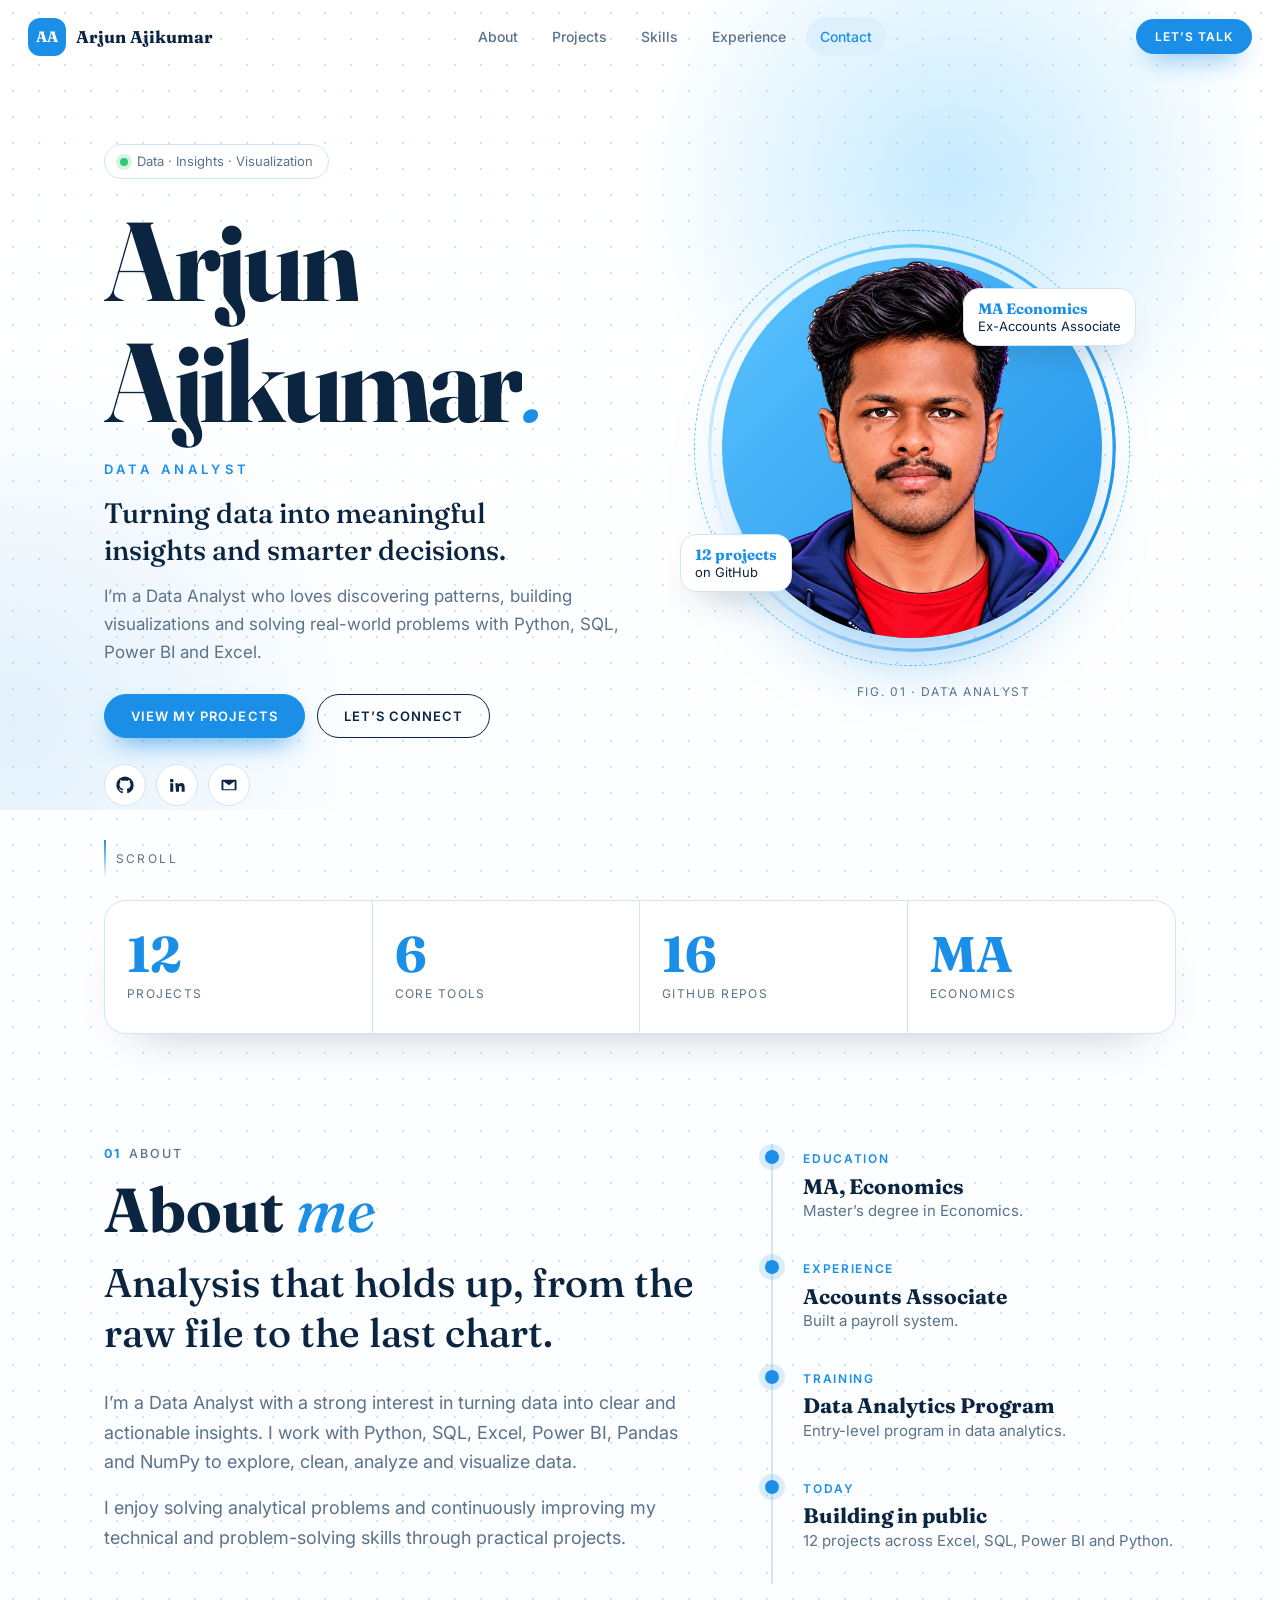
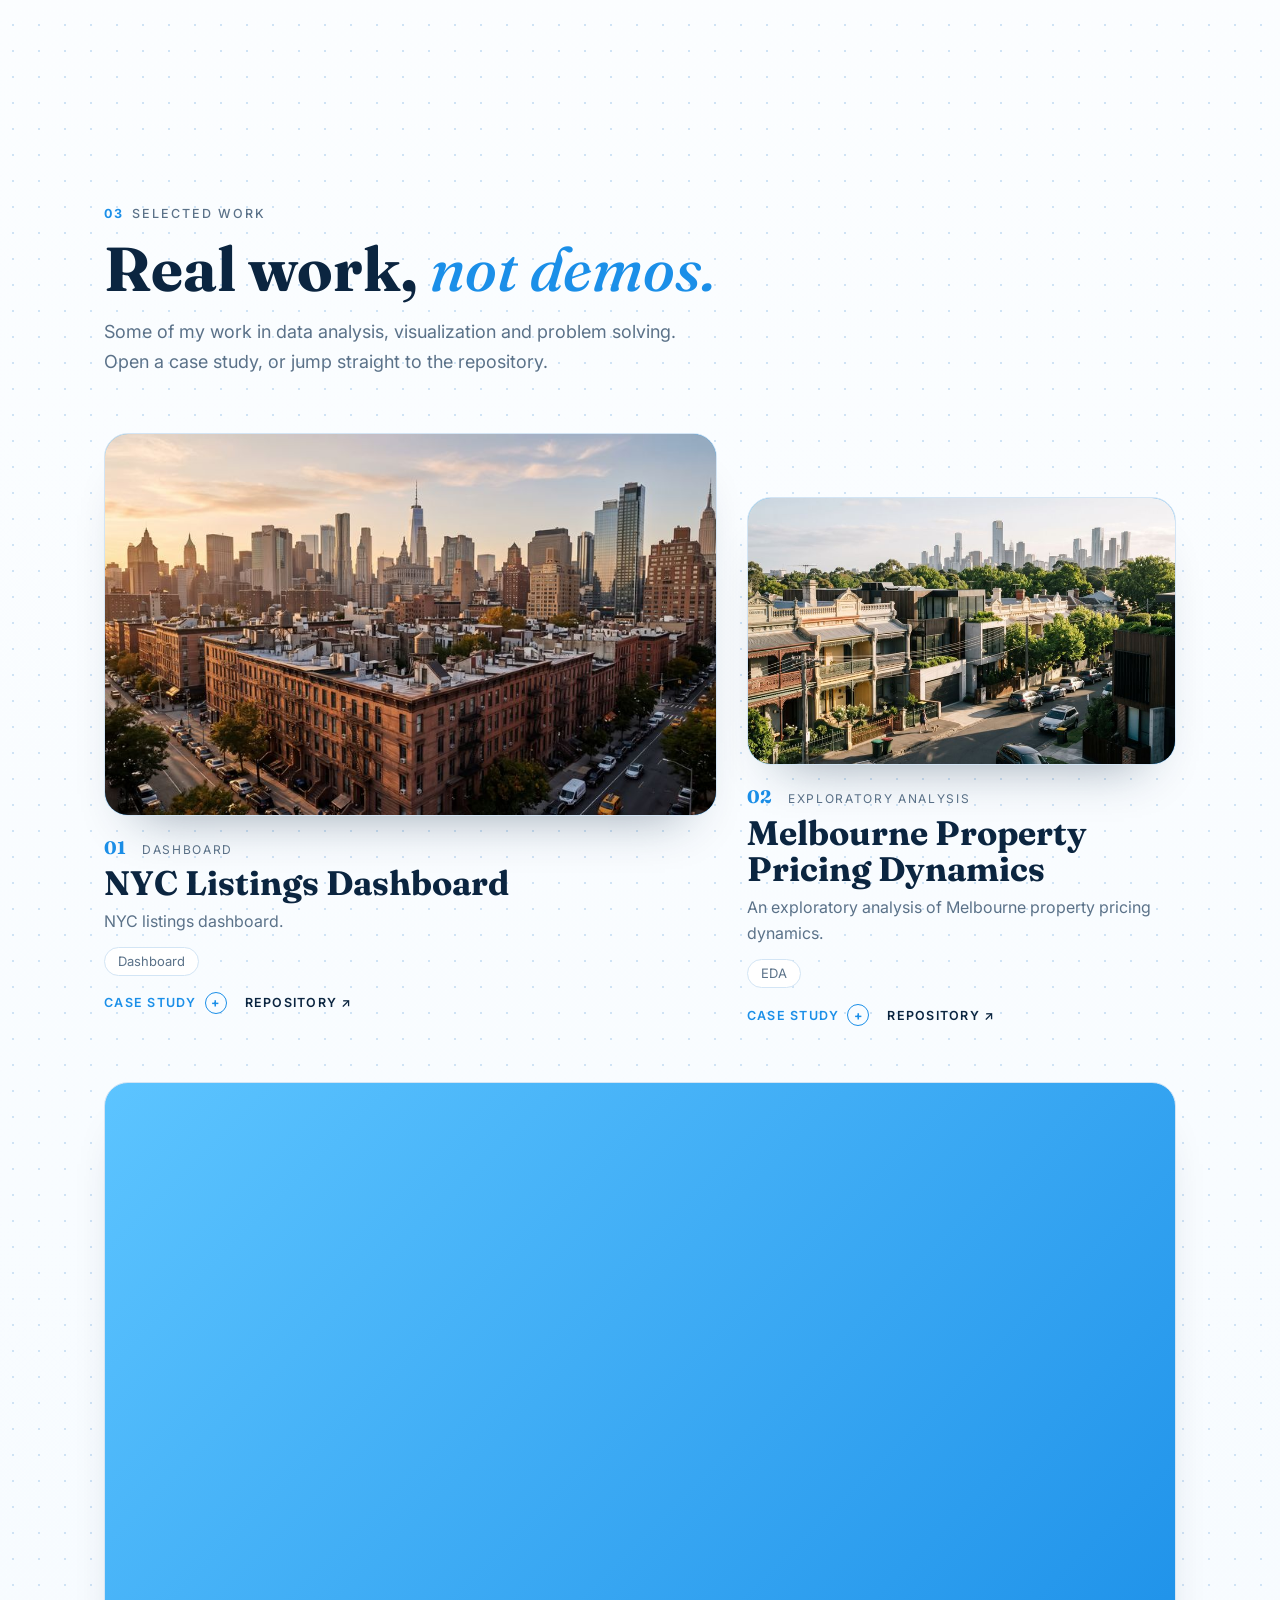
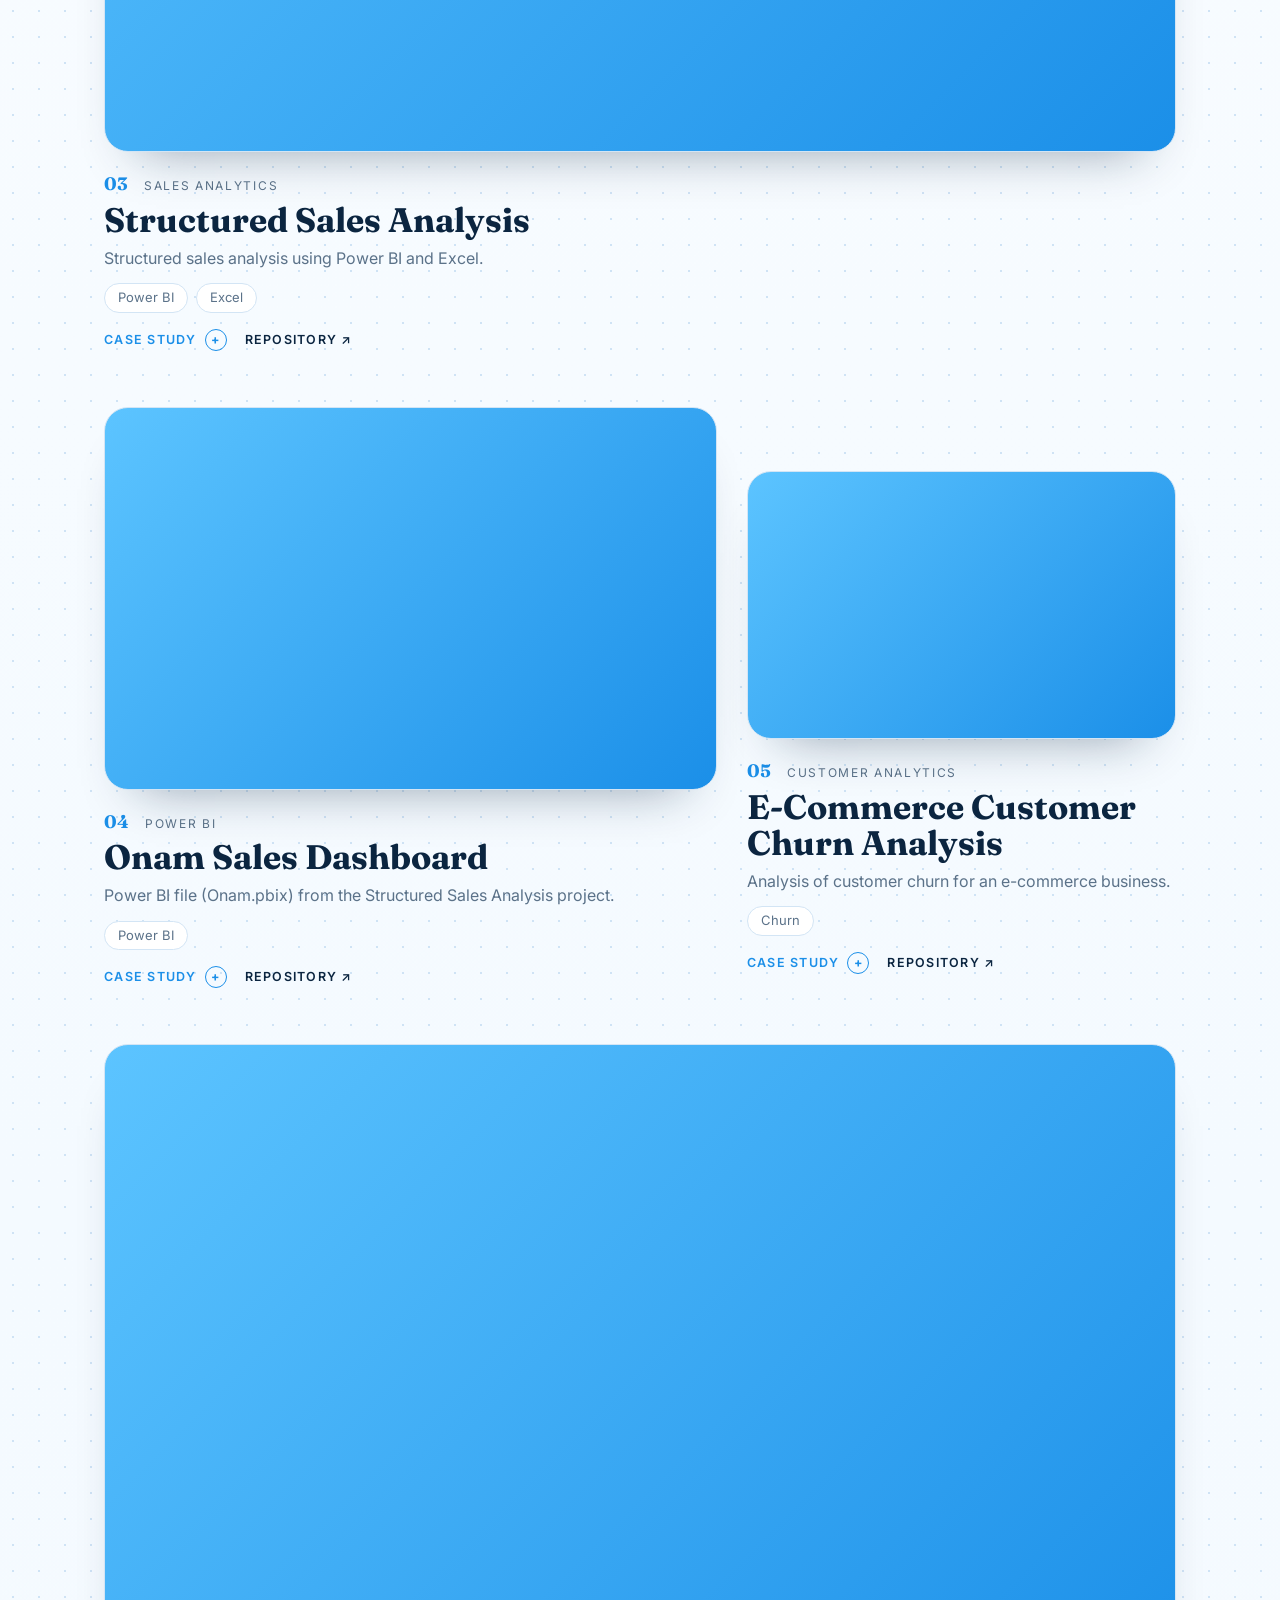
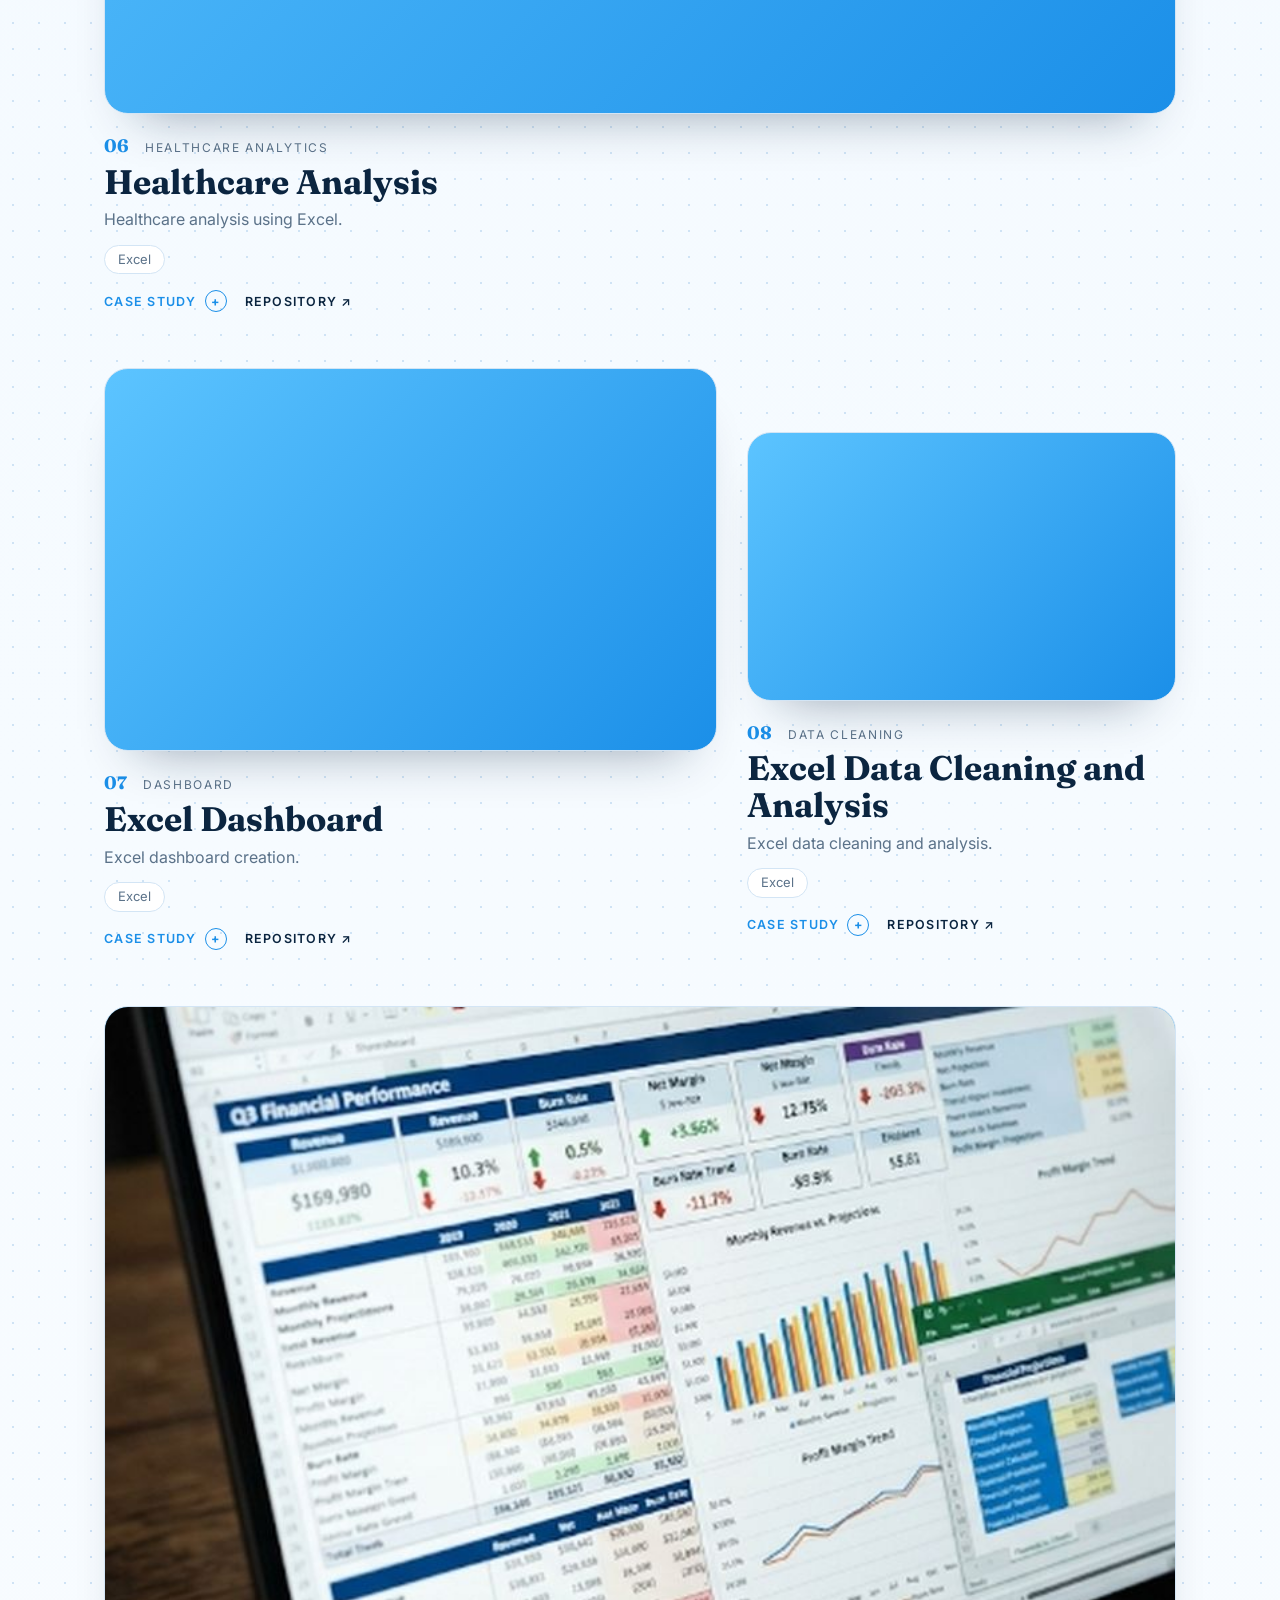
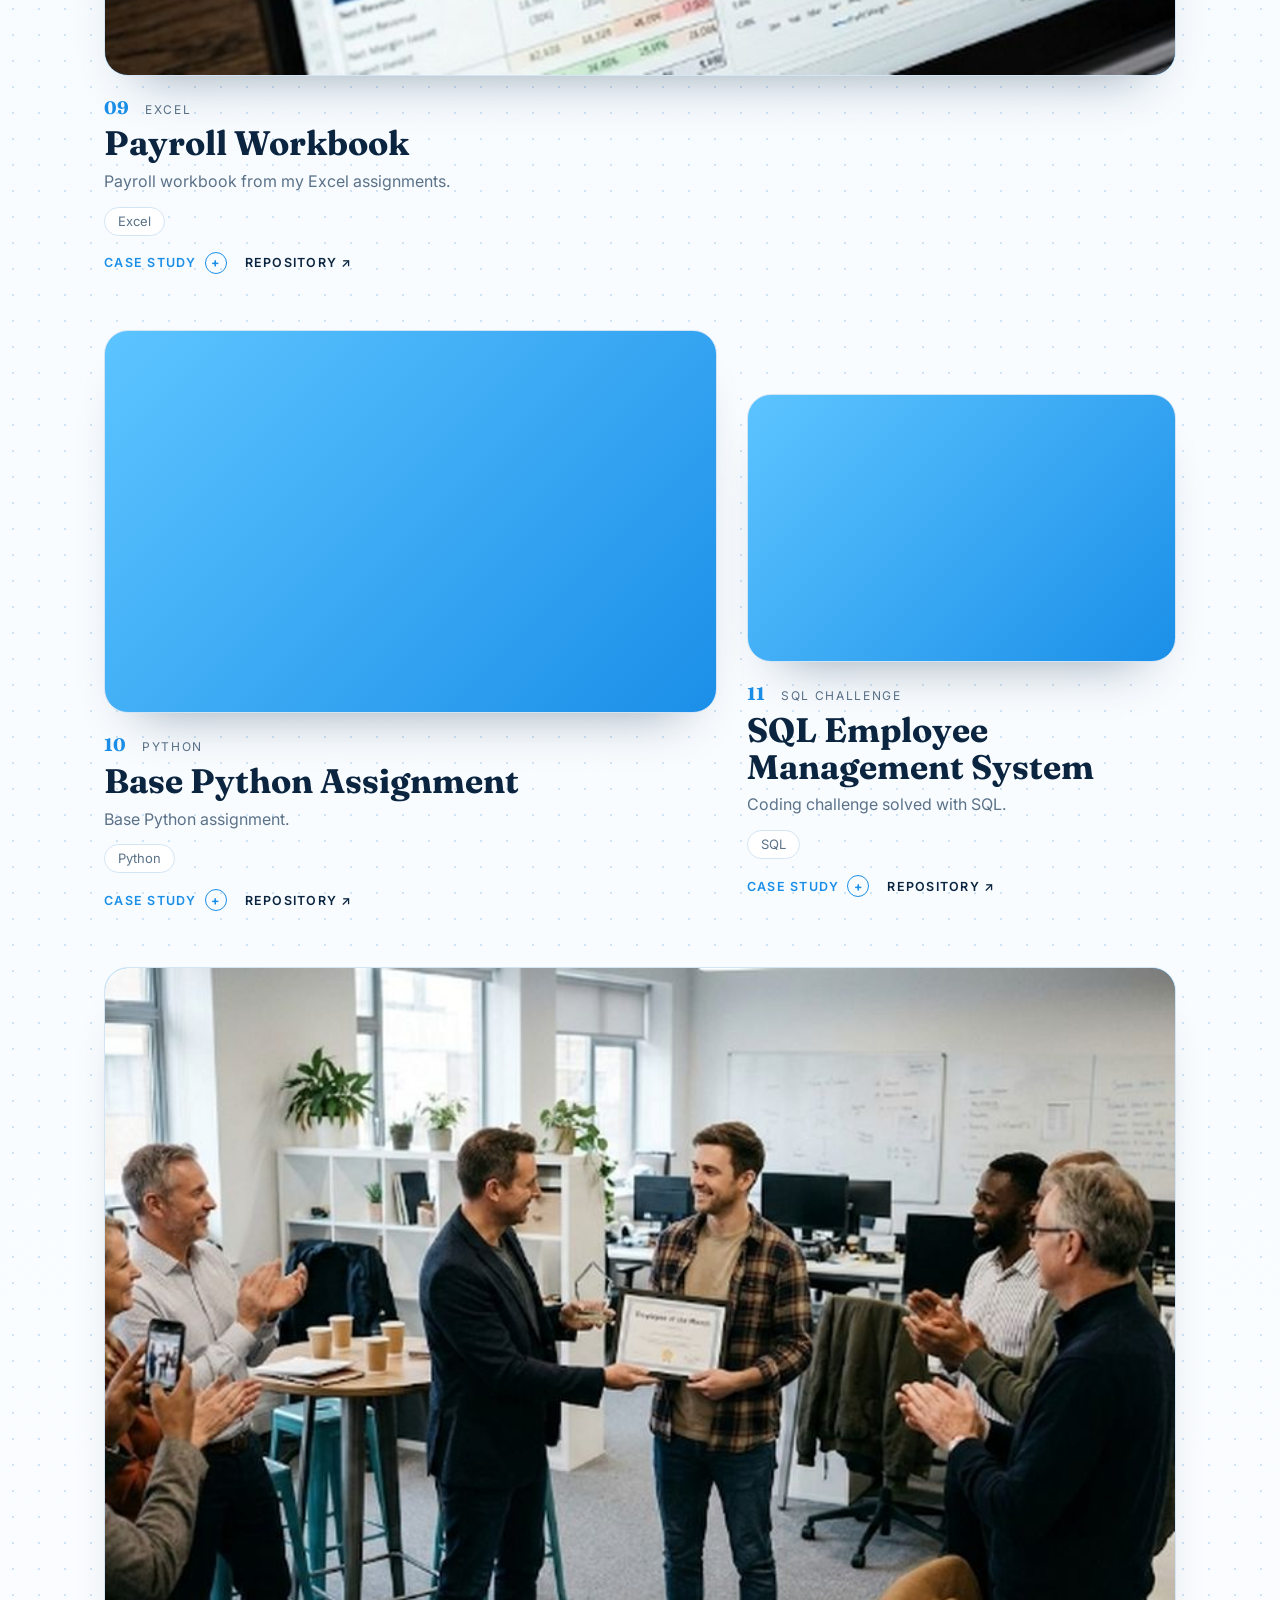
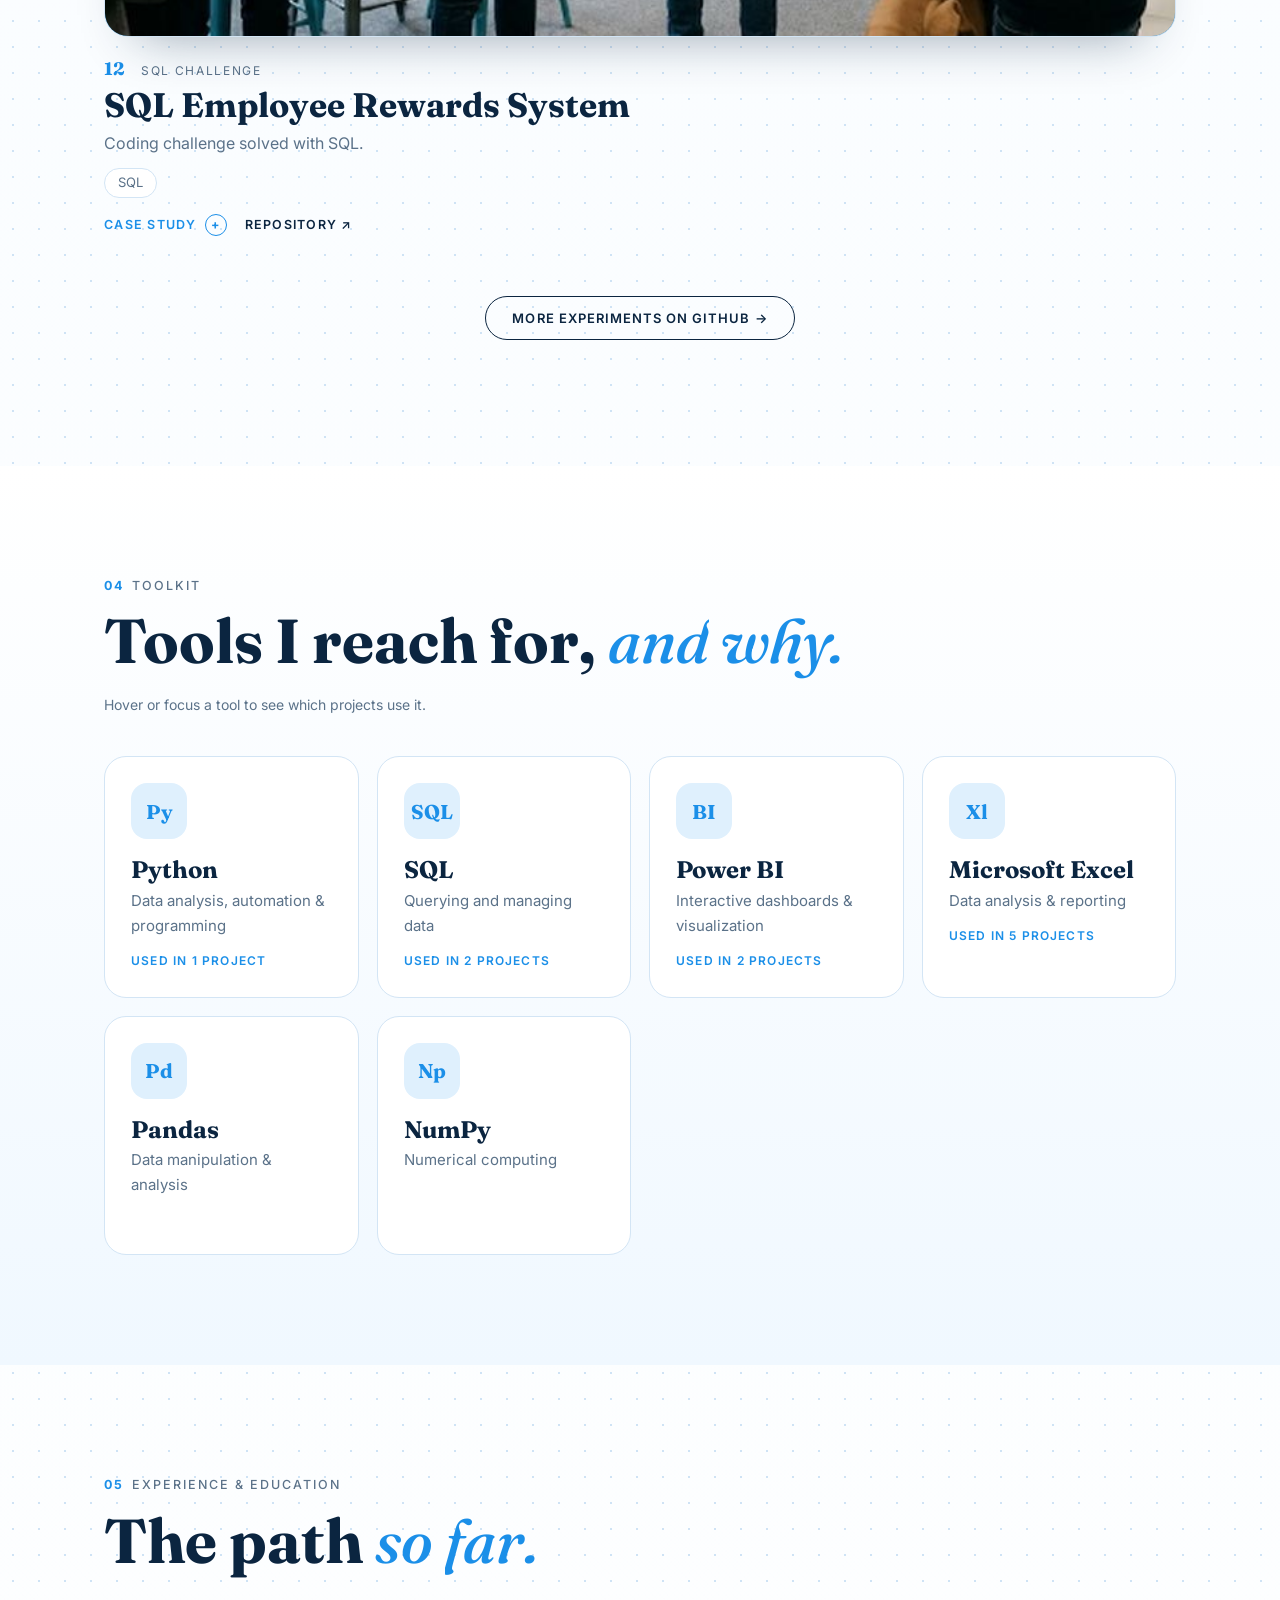
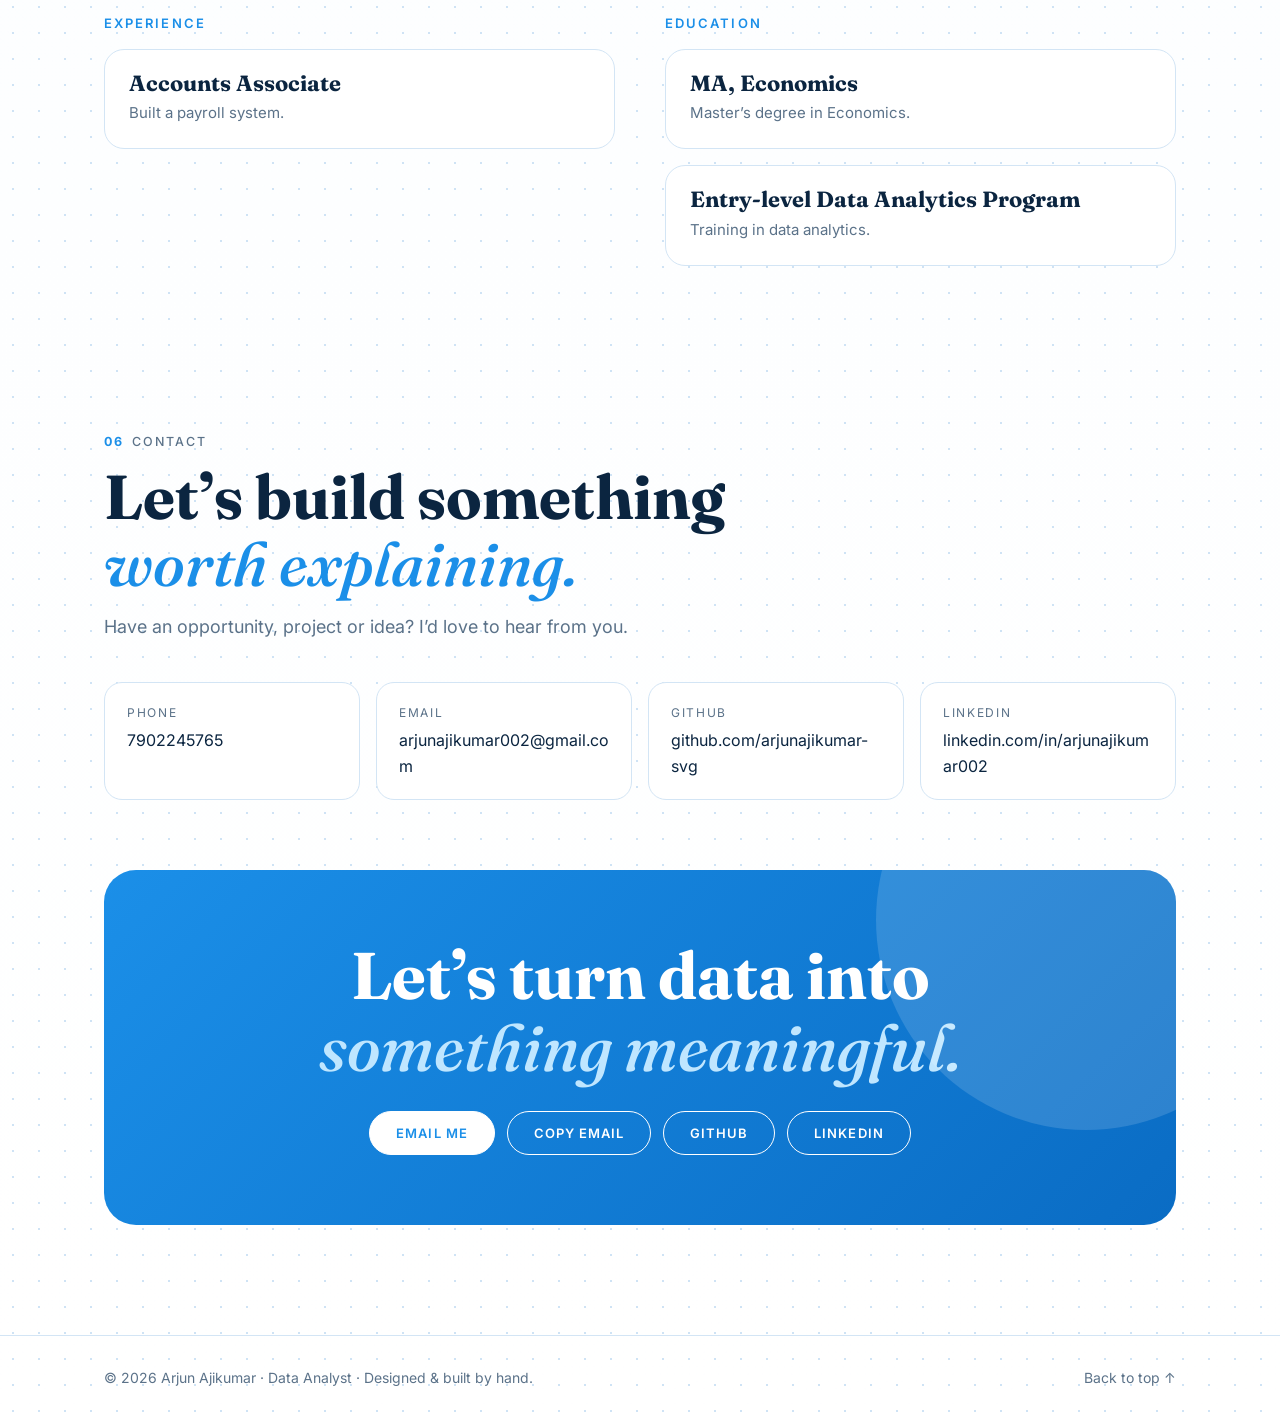
<file: index.html>
<!DOCTYPE html>
<html lang="en">
<head>
<meta charset="utf-8">
<meta name="viewport" content="width=device-width, initial-scale=1, viewport-fit=cover">
<title>Arjun Ajikumar — Data Analyst | Power BI, SQL, Python & Excel</title>
<meta name="description" content="Arjun Ajikumar is a Data Analyst turning data into meaningful insights with Python, SQL, Power BI, Excel, Pandas and NumPy.">
<meta property="og:title" content="Arjun Ajikumar — Data Analyst">
<meta property="og:description" content="Turning data into meaningful insights and smarter decisions.">
<meta property="og:type" content="profile">
<meta name="theme-color" content="#1B8FE8">
<link rel="stylesheet" href="https://fonts.googleapis.com/css2?family=Fraunces:ital,opsz,wght@0,9..144,500;0,9..144,700;1,9..144,500&family=Inter:wght@400;500;600&display=swap">
<link rel="stylesheet" href="css/style.css">
</head>
<body>
<a class="skip" href="#main">Skip to content</a>
<div id="prog"></div>
<header class="top" id="hd">
  <a class="logo" href="#home" aria-label="Arjun Ajikumar, home"><span>AA</span>Arjun Ajikumar</a>
  <nav class="dn" aria-label="Main"><a href="#about">About</a><a href="#log">Commit log</a><a href="#projects">Projects</a><a href="#skills">Skills</a><a href="#experience">Experience</a><a href="#contact">Contact</a></nav>
  <div class="hr"><a class="btn p sm" href="#contact">Let’s talk</a><button class="menu-btn" id="mOpen" aria-expanded="false" aria-controls="menu">Menu</button></div>
</header>
<div id="menu" aria-hidden="true">
  <button class="menu-btn mc" id="mClose">Close</button>
  <nav aria-label="Mobile"><a href="#home"><small>00</small>Home</a><a href="#about"><small>01</small>About</a><a href="#log"><small>02</small>Commit log</a><a href="#projects"><small>03</small>Projects</a><a href="#skills"><small>04</small>Skills</a><a href="#experience"><small>05</small>Experience</a><a href="#contact"><small>06</small>Contact</a></nav>
  <div class="mt">Data Analyst · Open to opportunities</div>
</div>

<main id="main">
<section class="hero wrap" id="home">
  <div class="aura" id="aura"></div>
  <div>
    <span class="tag rv"><i class="dot"></i>Data · Insights · Visualization</span>
    <h1 class="sp" id="h1">Arjun Ajikumar<em>.</em></h1>
    <div class="role rv" style="--d:.3s">DATA ANALYST</div>
    <div class="tl rv" style="--d:.4s">Turning data into meaningful insights and smarter decisions.</div>
    <p class="in rv" style="--d:.5s">I’m a Data Analyst who loves discovering patterns, building visualizations and solving real-world problems with Python, SQL, Power BI and Excel.</p>
    <div class="cta-row rv" style="--d:.6s"><a class="btn p" href="#projects">View my projects</a><a class="btn" href="#contact">Let’s connect</a></div>
    <div class="soc rv" style="--d:.7s"><a data-gh target="_blank" rel="noopener" href="#" aria-label="GitHub"><svg viewBox="0 0 24 24" aria-hidden="true"><path d="M12 .5A11.5 11.5 0 0 0 .5 12c0 5.08 3.29 9.39 7.86 10.91.58.1.79-.25.79-.56v-2c-3.2.7-3.88-1.37-3.88-1.37-.52-1.33-1.28-1.69-1.28-1.69-1.05-.71.08-.7.08-.7 1.16.08 1.77 1.19 1.77 1.19 1.03 1.77 2.7 1.26 3.36.96.1-.75.4-1.26.73-1.55-2.55-.29-5.24-1.28-5.24-5.69 0-1.26.45-2.28 1.19-3.09-.12-.29-.52-1.46.11-3.05 0 0 .97-.31 3.17 1.18a11 11 0 0 1 5.77 0c2.2-1.49 3.17-1.18 3.17-1.18.63 1.59.23 2.76.11 3.05.74.81 1.19 1.83 1.19 3.09 0 4.42-2.7 5.39-5.26 5.68.41.36.78 1.06.78 2.14v3.17c0 .31.21.67.8.56A11.5 11.5 0 0 0 23.5 12 11.5 11.5 0 0 0 12 .5z"/></svg></a><a data-li target="_blank" rel="noopener" href="#" aria-label="LinkedIn"><svg viewBox="0 0 24 24" aria-hidden="true"><path d="M4.98 3.5a2.5 2.5 0 1 1 0 5 2.5 2.5 0 0 1 0-5zM3 9.75h4V21H3zM9.75 9.75h3.83v1.54h.06c.53-1 1.84-2.07 3.79-2.07 4.05 0 4.8 2.67 4.8 6.13V21h-4v-4.9c0-1.17 0-2.67-1.63-2.67-1.63 0-1.88 1.27-1.88 2.58V21h-4z"/></svg></a><a href="mailto:arjunajikumar002@gmail.com" aria-label="Email"><svg viewBox="0 0 24 24" aria-hidden="true"><path d="M3 5h18a1 1 0 0 1 1 1v12a1 1 0 0 1-1 1H3a1 1 0 0 1-1-1V6a1 1 0 0 1 1-1zm9 7.2L4.5 7v10.5h15V7L12 12.2z"/></svg></a></div>
  </div>
  <div>
    <div class="ph rv" id="ph" style="--d:.2s"><div class="ring"></div><div class="ring2"></div><div class="img" id="phimg" role="img" aria-label="Profile photo of Arjun Ajikumar">AA</div><div class="chip c1"><b>12 projects</b>on GitHub</div><div class="chip c2"><b>MA Economics</b>Ex-Accounts Associate</div></div>
    <div class="fig">Fig. 01 · Data Analyst</div>
  </div>
  <div class="scroll"><i></i>Scroll</div>
</section>

<div class="wrap"><div class="nums rv">
  <div><b data-n="12">12</b><span>Projects</span></div><div><b data-n="6">6</b><span>Core tools</span></div><div><b data-n="16">16</b><span>GitHub repos</span></div><div><b>MA</b><span>Economics</span></div>
</div></div>

<section class="sec about" id="about"><div class="wrap ab">
  <div>
    <div class="eyebrow rv"><b>01</b>About</div>
    <h2 class="sp">About <em>me</em></h2>
    <div class="big rv">Analysis that holds up, from the raw file to the last chart.</div>
    <p class="rv">I’m a Data Analyst with a strong interest in turning data into clear and actionable insights. I work with Python, SQL, Excel, Power BI, Pandas and NumPy to explore, clean, analyze and visualize data.</p>
    <p class="rv">I enjoy solving analytical problems and continuously improving my technical and problem-solving skills through practical projects.</p>
  </div>
  <div class="tlw" id="tlw">
    <div class="ms rv"><small>Education</small><h4>MA, Economics</h4><p>Master’s degree in Economics.</p></div>
    <div class="ms rv"><small>Experience</small><h4>Accounts Associate</h4><p>Built a payroll system.</p></div>
    <div class="ms rv"><small>Training</small><h4>Data Analytics Program</h4><p>Entry-level program in data analytics.</p></div>
    <div class="ms rv"><small>Today</small><h4>Building in public</h4><p>12 projects across Excel, SQL, Power BI and Python.</p></div>
  </div>
</div></section>

<section class="sec log" id="log"><div class="wrap">
  <div class="eyebrow rv"><b>02</b>Commit log</div>
  <h2 class="sp">A year of building, <em>one square at a time.</em></h2>
  <div class="hm rv" id="hm" aria-label="GitHub contribution graph"></div>
  <div id="hint">Hover or tap a day to inspect it.</div>
  <div class="hs"><div><b id="hs1">—</b><span>Contributions</span></div><div><b id="hs2">—</b><span>Active days</span></div><div><b id="hs3">—</b><span>Longest streak</span></div></div>
</div></section>

<section class="sec" id="projects"><div class="wrap">
  <div class="eyebrow rv"><b>03</b>Selected work</div>
  <h2 class="sp">Real work, <em>not demos.</em></h2>
  <p class="sub rv">Some of my work in data analysis, visualization and problem solving. Open a case study, or jump straight to the repository.</p>
  <div class="projects" id="pgrid"></div>
  <p style="text-align:center;margin-top:60px" class="rv"><a class="btn" data-gh target="_blank" rel="noopener" href="#">More experiments on GitHub →</a></p>
</div></section>

<section class="sec" id="skills" style="background:linear-gradient(180deg,#fff,var(--bg2))"><div class="wrap">
  <div class="eyebrow rv"><b>04</b>Toolkit</div>
  <h2 class="sp">Tools I reach for, <em>and why.</em></h2>
  <p class="hint2 rv">Hover or focus a tool to see which projects use it.</p>
  <div class="grid" id="tools">
    <article class="tool rv" tabindex="0" data-k="Python"><div class="ic">Py</div><h3>Python</h3><p>Data analysis, automation &amp; programming</p><div class="cnt"></div></article>
    <article class="tool rv" tabindex="0" data-k="SQL" style="--d:.06s"><div class="ic">SQL</div><h3>SQL</h3><p>Querying and managing data</p><div class="cnt"></div></article>
    <article class="tool rv" tabindex="0" data-k="Power BI" style="--d:.12s"><div class="ic">BI</div><h3>Power BI</h3><p>Interactive dashboards &amp; visualization</p><div class="cnt"></div></article>
    <article class="tool rv" tabindex="0" data-k="Excel" style="--d:.18s"><div class="ic">Xl</div><h3>Microsoft Excel</h3><p>Data analysis &amp; reporting</p><div class="cnt"></div></article>
    <article class="tool rv" tabindex="0" data-k="Pandas" style="--d:.24s"><div class="ic">Pd</div><h3>Pandas</h3><p>Data manipulation &amp; analysis</p><div class="cnt"></div></article>
    <article class="tool rv" tabindex="0" data-k="NumPy" style="--d:.3s"><div class="ic">Np</div><h3>NumPy</h3><p>Numerical computing</p><div class="cnt"></div></article>
  </div>
</div></section>

<section class="sec" id="experience"><div class="wrap">
  <div class="eyebrow rv"><b>05</b>Experience &amp; education</div>
  <h2 class="sp">The path <em>so far.</em></h2>
  <div class="two">
    <div><h3 class="rv">Experience</h3><div class="ent rv"><h4>Accounts Associate</h4><p>Built a payroll system.</p></div></div>
    <div><h3 class="rv">Education</h3><div class="ent rv"><h4>MA, Economics</h4><p>Master’s degree in Economics.</p></div><div class="ent rv" style="--d:.1s"><h4>Entry-level Data Analytics Program</h4><p>Training in data analytics.</p></div></div>
  </div>
</div></section>

<section class="sec" id="contact" style="padding-top:40px"><div class="wrap">
  <div class="eyebrow rv"><b>06</b>Contact</div>
  <h2 class="sp">Let’s build something <em>worth explaining.</em></h2>
  <p class="sub rv">Have an opportunity, project or idea? I’d love to hear from you.</p>
  <div class="clist rv">
    <a href="tel:+917902245765"><small>Phone</small>7902245765</a>
    <a href="mailto:arjunajikumar002@gmail.com"><small>Email</small>arjunajikumar002@gmail.com</a>
    <a data-gh target="_blank" rel="noopener" href="#"><small>GitHub</small><span data-t>GitHub profile</span></a>
    <a data-li target="_blank" rel="noopener" href="#"><small>LinkedIn</small><span data-t>LinkedIn profile</span></a>
  </div>
  <div class="big-cta rv">
    <h2 class="sp">Let’s turn data into <em>something meaningful.</em></h2>
    <div class="cta-row"><a class="btn p" href="mailto:arjunajikumar002@gmail.com">Email me</a><button class="btn" id="copy" type="button">Copy email</button><a class="btn" data-gh target="_blank" rel="noopener" href="#">GitHub</a><a class="btn" data-li target="_blank" rel="noopener" href="#">LinkedIn</a></div>
  </div>
</div></section>
</main>

<footer><div class="wrap"><span>© 2026 Arjun Ajikumar · Data Analyst · Designed &amp; built by hand.</span><a href="#home">Back to top ↑</a></div></footer>
<div id="toast" role="status"></div>
<script src="js/config.js"></script>
<script src="js/main.js"></script>
</body>
</html>
</file>
<file: css/style.css>
:root{--bg:#fff;--bg2:#f0f8ff;--bg3:#dff0fd;--fg:#0b2540;--mute:#5b7289;--line:#d3e5f5;--acc:#1b8fe8;--acc2:#5cc4ff;--serif:"Fraunces",Georgia,serif;--sans:"Inter",system-ui,-apple-system,"Segoe UI",sans-serif;--ease:cubic-bezier(.2,.7,.2,1);box-sizing:border-box;padding-top:env(safe-area-inset-top,0px);padding-bottom:env(safe-area-inset-bottom,0px)}
*,*::before,*::after{box-sizing:border-box}
html{scroll-behavior:smooth;scroll-padding-top:80px}
body{margin:0;color:var(--fg);font:400 16px/1.65 var(--sans);-webkit-font-smoothing:antialiased;background:radial-gradient(#cfe3f5 1px,transparent 1.2px) 0 0/26px 26px,linear-gradient(180deg,#fff,#f4faff 40%,#fff);overflow-x:hidden}
a{color:inherit;text-decoration:none}
h1,h2,h3,h4{font-family:var(--serif);font-weight:700;line-height:1.08;margin:0}
em{font-style:italic;color:var(--acc);font-weight:500}
.wrap{max-width:1120px;margin:0 auto;padding:0 24px}
.skip{position:absolute;left:-999px;top:8px;background:var(--acc);color:#fff;padding:8px 14px;border-radius:8px;z-index:300}.skip:focus{left:8px}
:focus-visible{outline:2px solid var(--acc);outline-offset:3px}
.btn{display:inline-flex;align-items:center;gap:8px;padding:13px 26px;border-radius:99px;border:1.5px solid var(--fg);font:600 13px var(--sans);letter-spacing:.08em;text-transform:uppercase;cursor:pointer;background:transparent;color:var(--fg);transition:transform .3s var(--ease),background .3s,color .3s,box-shadow .3s}
.btn:hover{transform:translateY(-3px)}
.btn.p{background:var(--acc);border-color:var(--acc);color:#fff;box-shadow:0 12px 28px -12px var(--acc)}
.btn.p:hover{box-shadow:0 18px 34px -12px var(--acc)}
.btn.sm{padding:9px 18px;font-size:12px}
.eyebrow{font-size:12.5px;letter-spacing:.16em;text-transform:uppercase;color:var(--mute);font-weight:500}
.eyebrow b{color:var(--acc);margin-right:8px}
.sec{padding:110px 0}
.sec h2{font-size:clamp(34px,5.6vw,62px);margin:12px 0 14px;max-width:18ch}
.sub{color:var(--mute);max-width:56ch;font-size:18px;margin:0}
.hid{display:none!important}
/* progress + nav */
#prog{position:fixed;top:0;left:0;right:0;height:3px;z-index:80;background:linear-gradient(90deg,var(--acc2),var(--acc));transform:scaleX(0);transform-origin:left}
header.top{position:fixed;top:3px;left:0;right:0;z-index:70;display:flex;justify-content:space-between;align-items:center;gap:20px;padding:14px 28px;transition:transform .45s var(--ease),background .3s,box-shadow .3s}
header.top.sc{background:rgba(255,255,255,.82);backdrop-filter:blur(14px);box-shadow:0 1px 0 var(--line)}
header.top.hide{transform:translateY(-110%)}
.logo{display:flex;align-items:center;gap:10px;font:700 17px var(--serif)}
.logo span{width:38px;height:38px;border-radius:12px;background:var(--acc);color:#fff;display:grid;place-items:center;font-size:15px;transition:transform .4s var(--ease)}
.logo:hover span{transform:rotate(-10deg) scale(1.08)}
.dn{display:flex;gap:6px;font-size:14px;font-weight:500}
.dn a{position:relative;padding:8px 14px;border-radius:99px;color:var(--mute);transition:.25s}
.dn a:hover{color:var(--fg)}
.dn a.on{background:var(--bg3);color:var(--acc)}
.hr{display:flex;gap:10px;align-items:center}
.menu-btn{display:none;background:none;border:1.5px solid var(--fg);color:var(--fg);border-radius:99px;padding:8px 18px;font:600 13px var(--sans);cursor:pointer}
#menu{position:fixed;inset:0;background:var(--bg2);z-index:90;display:flex;flex-direction:column;justify-content:center;padding:80px 28px;clip-path:circle(0 at 100% 0);transition:clip-path .8s var(--ease);visibility:hidden}
#menu.open{clip-path:circle(150% at 100% 0);visibility:visible}
#menu nav{display:flex;flex-direction:column;gap:2px}
#menu nav a{font:700 clamp(38px,11vw,64px)/1.15 var(--serif);transition:.3s;display:flex;gap:14px;align-items:baseline}
#menu nav a small{font:500 13px var(--sans);color:var(--acc)}
#menu nav a:hover{color:var(--acc);padding-left:14px}
#menu .mc{position:absolute;top:calc(env(safe-area-inset-top,0px) + 18px);right:24px;display:inline-block}
#menu .mt{margin-top:30px;color:var(--mute);font-size:14px}
@media(max-width:860px){.dn,.hr .btn{display:none}.menu-btn{display:inline-block}}
/* hero */
.hero{position:relative;min-height:100svh;display:grid;grid-template-columns:1.1fr .9fr;gap:40px;align-items:center;padding-top:120px;padding-bottom:70px}
.aura{position:absolute;inset:-10% -20% auto -20%;height:100%;pointer-events:none;z-index:-1;background:radial-gradient(520px circle at var(--mx,70%) var(--my,30%),rgba(92,196,255,.35),transparent 60%),radial-gradient(600px circle at 10% 90%,rgba(27,143,232,.12),transparent 60%)}
.tag{display:inline-flex;align-items:center;border:1px solid var(--line);background:#fff;border-radius:99px;padding:6px 15px;font-size:13px;color:var(--mute);margin-bottom:22px}
.dot{width:8px;height:8px;border-radius:50%;background:#2ecc71;margin-right:9px;box-shadow:0 0 0 4px rgba(46,204,113,.2);animation:pulse 2s infinite}
@keyframes pulse{50%{box-shadow:0 0 0 8px rgba(46,204,113,0)}}
.hero h1{font-size:clamp(52px,9.5vw,112px);letter-spacing:-.03em}
.role{font:600 13px var(--sans);letter-spacing:.32em;color:var(--acc);margin:18px 0 18px}
.tl{font:500 clamp(20px,2.8vw,28px)/1.3 var(--serif);max-width:24ch;margin-bottom:14px}
.hero p.in{color:var(--mute);max-width:52ch;margin:0 0 28px;font-size:17px}
.cta-row{display:flex;gap:12px;flex-wrap:wrap}
.soc{display:flex;gap:10px;margin-top:26px}
.soc a{width:42px;height:42px;border:1px solid var(--line);border-radius:50%;display:grid;place-items:center;background:#fff;transition:.3s var(--ease)}
.soc a:hover{background:var(--acc);color:#fff;transform:translateY(-4px);border-color:var(--acc)}
.soc svg{width:18px;height:18px;fill:currentColor}
.ph{justify-self:center;position:relative;width:min(400px,78vw);aspect-ratio:1;will-change:transform}
.ph .ring{position:absolute;inset:-18px;border-radius:50%;border:1.5px dashed var(--acc2);animation:spin 40s linear infinite}
.ph .ring2{position:absolute;inset:-4px;border-radius:50%;background:conic-gradient(from 0deg,var(--acc2),var(--acc),#fff,var(--acc2));animation:spin 12s linear infinite;-webkit-mask:radial-gradient(farthest-side,transparent calc(100% - 4px),#000 calc(100% - 3px));mask:radial-gradient(farthest-side,transparent calc(100% - 4px),#000 calc(100% - 3px))}
@keyframes spin{to{transform:rotate(360deg)}}
.ph .img{position:absolute;inset:10px;border-radius:50%;overflow:hidden;background:linear-gradient(135deg,var(--acc2),var(--acc));display:grid;place-items:center;color:#fff;font:700 clamp(70px,16vw,130px) var(--serif);box-shadow:0 40px 70px -30px rgba(27,143,232,.55)}
.ph img{width:100%;height:100%;object-fit:cover;object-position:50% 14%;display:block}
.chip{position:absolute;background:#fff;border:1px solid var(--line);border-radius:16px;padding:10px 14px;box-shadow:0 18px 36px -18px rgba(11,37,64,.3);font-size:13px;line-height:1.3;animation:float 6s ease-in-out infinite}
.chip b{display:block;font:700 15px var(--serif);color:var(--acc)}
.chip.c1{left:-8%;bottom:14%}.chip.c2{right:-6%;top:10%;animation-delay:-3s}
@keyframes float{50%{transform:translateY(-10px)}}
.fig{font-size:12px;letter-spacing:.14em;text-transform:uppercase;color:var(--mute);text-align:center;margin-top:34px}
.scroll{position:absolute;left:24px;bottom:22px;font-size:12px;letter-spacing:.2em;text-transform:uppercase;color:var(--mute);display:flex;align-items:center;gap:10px}
.scroll i{display:block;width:1.5px;height:38px;background:linear-gradient(var(--acc),transparent);animation:drop 2s infinite}
@keyframes drop{0%{transform:scaleY(0);transform-origin:top}50%{transform:scaleY(1);transform-origin:top}51%{transform-origin:bottom}100%{transform:scaleY(0);transform-origin:bottom}}
@media(max-width:900px){.hero{grid-template-columns:1fr;text-align:center;padding-top:104px}.hero p.in,.tl{margin-left:auto;margin-right:auto}.cta-row,.soc{justify-content:center}.ph{order:-1;width:min(270px,66vw)}.scroll{display:none}.chip.c1{left:-4%}.chip.c2{right:-4%}}
/* stats */
.nums{display:grid;grid-template-columns:repeat(auto-fit,minmax(150px,1fr));background:#fff;border:1px solid var(--line);border-radius:22px;overflow:hidden;box-shadow:0 24px 50px -34px rgba(11,37,64,.35)}
.nums div{padding:28px 22px;border-right:1px solid var(--line)}.nums div:last-child{border:0}
.nums b{display:block;font:700 clamp(32px,5vw,50px)/1 var(--serif);color:var(--acc)}
.nums span{font-size:12px;letter-spacing:.12em;text-transform:uppercase;color:var(--mute)}
/* about */
.about .big{font:500 clamp(24px,3.8vw,40px)/1.25 var(--serif);max-width:28ch;margin:14px 0 30px}
.ab{display:grid;grid-template-columns:1.2fr .8fr;gap:60px;align-items:start}
.ab p{color:var(--mute);font-size:18px;margin:0 0 16px;max-width:60ch}
.tlw{position:relative;padding-left:30px;border-left:2px solid var(--line)}
.tlw::before{content:"";position:absolute;left:-2px;top:0;width:2px;height:calc(var(--p,0)*100%);background:linear-gradient(var(--acc2),var(--acc))}
.ms{position:relative;padding-bottom:30px}
.ms::before{content:"";position:absolute;left:-38px;top:6px;width:14px;height:14px;border-radius:50%;background:#fff;border:2px solid var(--line);transition:.5s}
.ms.in::before{background:var(--acc);border-color:var(--acc);box-shadow:0 0 0 6px rgba(27,143,232,.15)}
.ms small{font-size:12px;letter-spacing:.14em;text-transform:uppercase;color:var(--acc);font-weight:600}
.ms h4{font-size:21px;margin:4px 0 2px}.ms p{font-size:15px;margin:0;color:var(--mute)}
@media(max-width:860px){.ab{grid-template-columns:1fr;gap:36px}}
/* log */
.log{background:linear-gradient(180deg,var(--bg2),#fff)}
.hm{display:grid;grid-auto-flow:column;grid-template-rows:repeat(7,1fr);gap:4px;overflow-x:auto;padding:8px 0 14px;margin-top:30px}
.hm i{width:13px;height:13px;border-radius:3px;background:var(--bg3);transition:transform .2s}
.hm i:hover{transform:scale(1.5)}
.hm i.l1{background:#b6defa}.hm i.l2{background:#7cc4f5}.hm i.l3{background:#3ba5ee}.hm i.l4{background:#0f6fc0}
.hs{display:flex;gap:40px;flex-wrap:wrap;margin-top:14px}
.hs b{display:block;font:700 30px var(--serif)}.hs span{font-size:12px;letter-spacing:.12em;text-transform:uppercase;color:var(--mute)}
#hint{margin-top:14px;font-size:14px;color:var(--mute);min-height:22px}
/* projects */
.projects{display:grid;grid-template-columns:repeat(12,1fr);gap:56px 30px;margin-top:56px}
.pj{grid-column:span 6;transition:opacity .4s,filter .4s,transform .8s var(--ease)}
.pj:nth-child(3n+1){grid-column:span 7}.pj:nth-child(3n+2){grid-column:span 5;margin-top:64px}.pj:nth-child(3n){grid-column:span 12}
.pj.dim{opacity:.22;filter:grayscale(1)}
.pj .th{display:block;aspect-ratio:16/10;border-radius:24px;overflow:hidden;position:relative;background:linear-gradient(135deg,var(--acc2),var(--acc));border:1px solid var(--line);box-shadow:0 30px 50px -34px rgba(11,37,64,.45);transition:transform .5s var(--ease),box-shadow .5s}
.pj:hover .th{transform:translateY(-8px);box-shadow:0 44px 60px -34px rgba(27,143,232,.6)}
.pj .th img{width:100%;height:100%;object-fit:cover;transition:transform .8s var(--ease)}
.pj:hover .th img{transform:scale(1.07)}
.ov{position:absolute;inset:0;background:rgba(11,37,64,.55);color:#fff;display:grid;place-items:center;font:600 13px var(--sans);letter-spacing:.14em;text-transform:uppercase;opacity:0;transition:.35s}
.pj .th:hover .ov,.pj .th:focus-visible .ov{opacity:1}
.meta{display:flex;gap:16px;align-items:baseline;margin-top:20px}
.no{font:700 18px var(--serif);color:var(--acc)}.cat{font-size:12px;letter-spacing:.14em;text-transform:uppercase;color:var(--mute)}
.pj h3{font-size:clamp(24px,3.2vw,34px);margin:6px 0}
.pj p{color:var(--mute);margin:0 0 12px;max-width:54ch}
.tags{display:flex;gap:8px;flex-wrap:wrap}.tags span{border:1px solid var(--line);background:#fff;border-radius:99px;padding:3px 13px;font-size:13px;color:var(--mute)}
.acts{display:flex;gap:18px;align-items:center;margin-top:16px;font:600 12.5px var(--sans);letter-spacing:.1em;text-transform:uppercase}
.cs{background:none;border:0;padding:0;font:inherit;letter-spacing:inherit;text-transform:inherit;color:var(--acc);cursor:pointer;display:inline-flex;gap:8px;align-items:center}
.cs b{display:inline-grid;place-items:center;width:22px;height:22px;border-radius:50%;border:1.5px solid var(--acc);transition:transform .4s var(--ease)}
.pj.open .cs b{transform:rotate(45deg)}
.acts a:hover{color:var(--acc)}
.panel{display:grid;grid-template-rows:0fr;transition:grid-template-rows .55s var(--ease)}
.pj.open .panel{grid-template-rows:1fr}
.panel>div{overflow:hidden}
.panel .in2{margin-top:16px;border-left:2px solid var(--acc2);padding:2px 0 2px 18px;font-size:15px;color:var(--mute)}
.panel h5{margin:0 0 4px;font:600 12px var(--sans);letter-spacing:.14em;text-transform:uppercase;color:var(--fg)}
.panel ul{margin:6px 0 10px;padding-left:18px}
.empty{grid-column:1/-1;border:1.5px dashed var(--line);border-radius:22px;padding:50px 28px;text-align:center;color:var(--mute)}
@media(max-width:760px){.projects{gap:46px}.pj,.pj:nth-child(n){grid-column:1/-1;margin-top:0}}
/* toolkit */
.grid{display:grid;grid-template-columns:repeat(auto-fit,minmax(230px,1fr));gap:18px;margin-top:40px}
.tool{border:1px solid var(--line);border-radius:22px;padding:26px;background:#fff;transition:transform .45s var(--ease),border-color .3s,box-shadow .45s;cursor:default;position:relative;overflow:hidden}
.tool::after{content:"";position:absolute;inset:auto -30% -60% -30%;height:80%;background:radial-gradient(closest-side,rgba(92,196,255,.35),transparent);opacity:0;transition:.5s}
.tool:hover,.tool:focus-visible{transform:translateY(-8px);border-color:var(--acc);box-shadow:0 30px 44px -28px rgba(27,143,232,.55)}
.tool:hover::after,.tool:focus-visible::after{opacity:1}
.ic{width:56px;height:56px;border-radius:16px;background:var(--bg3);color:var(--acc);display:grid;place-items:center;font:700 20px var(--serif);margin-bottom:18px;transition:.45s var(--ease)}
.tool:hover .ic{background:var(--acc);color:#fff;transform:rotate(-8deg) scale(1.08)}
.tool h3{font-size:24px}.tool p{color:var(--mute);margin:6px 0 0;font-size:15px}
.cnt{margin-top:12px;font-size:12px;letter-spacing:.1em;text-transform:uppercase;color:var(--acc);font-weight:600;min-height:18px}
.hint2{margin-top:18px;font-size:14px;color:var(--mute)}
/* experience */
.two{display:grid;grid-template-columns:1fr 1fr;gap:50px;margin-top:40px}
.two h3{font:600 13px var(--sans);letter-spacing:.16em;text-transform:uppercase;color:var(--acc);margin-bottom:18px}
.ent{background:#fff;border:1px solid var(--line);border-radius:20px;padding:22px 24px;margin-bottom:16px;transition:.4s var(--ease)}
.ent:hover{transform:translateX(8px);border-color:var(--acc)}
.ent h4{font-size:22px}.ent p{margin:6px 0 0;color:var(--mute);font-size:15px}
@media(max-width:760px){.two{grid-template-columns:1fr;gap:30px}}
/* contact */
.clist{display:grid;grid-template-columns:repeat(auto-fit,minmax(230px,1fr));gap:16px;margin-top:40px}
.clist a{border:1px solid var(--line);background:#fff;border-radius:18px;padding:20px 22px;transition:.4s var(--ease);display:block;word-break:break-word}
.clist a:hover{border-color:var(--acc);transform:translateY(-5px);box-shadow:0 24px 36px -26px rgba(27,143,232,.6)}
.clist small{display:block;font-size:12px;letter-spacing:.14em;text-transform:uppercase;color:var(--mute);margin-bottom:4px}
.big-cta{margin-top:70px;border-radius:32px;padding:70px 28px;text-align:center;background:linear-gradient(135deg,var(--acc),#0a6cc4);color:#fff;position:relative;overflow:hidden}
.big-cta::before{content:"";position:absolute;width:420px;height:420px;border-radius:50%;right:-120px;top:-160px;background:rgba(255,255,255,.14)}
.big-cta h2{font-size:clamp(32px,6vw,66px);max-width:15ch;margin:0 auto 28px}
.big-cta em{color:#bfe6ff}
.big-cta .cta-row{justify-content:center}
.big-cta .btn{border-color:#fff;color:#fff}.big-cta .btn.p{background:#fff;color:var(--acc);box-shadow:none}
footer{border-top:1px solid var(--line);padding:30px 0;font-size:14px;color:var(--mute)}
footer .wrap{display:flex;justify-content:space-between;align-items:center;gap:14px;flex-wrap:wrap}
#toast{position:fixed;left:50%;bottom:28px;transform:translate(-50%,30px);background:var(--fg);color:#fff;padding:10px 20px;border-radius:99px;font-size:14px;opacity:0;pointer-events:none;transition:.4s var(--ease);z-index:120}
#toast.on{opacity:1;transform:translate(-50%,0)}
/* reveal */
.rv{opacity:0;transform:translateY(34px);transition:opacity .9s var(--ease),transform .9s var(--ease);transition-delay:var(--d,0s)}
.rv.in{opacity:1;transform:none}
.sp .w{display:inline-block;overflow:hidden;vertical-align:top;padding-bottom:.12em;margin-bottom:-.12em}
.sp .w>i{display:inline-block;font-style:inherit;transform:translateY(112%);transition:transform .9s var(--ease);transition-delay:calc(var(--i)*55ms)}
.sp.in .w>i{transform:none}
@media(prefers-reduced-motion:reduce){*,*::before,*::after{animation:none!important;transition:none!important;scroll-behavior:auto!important}.rv{opacity:1;transform:none}.sp .w>i{transform:none}}
</file>
